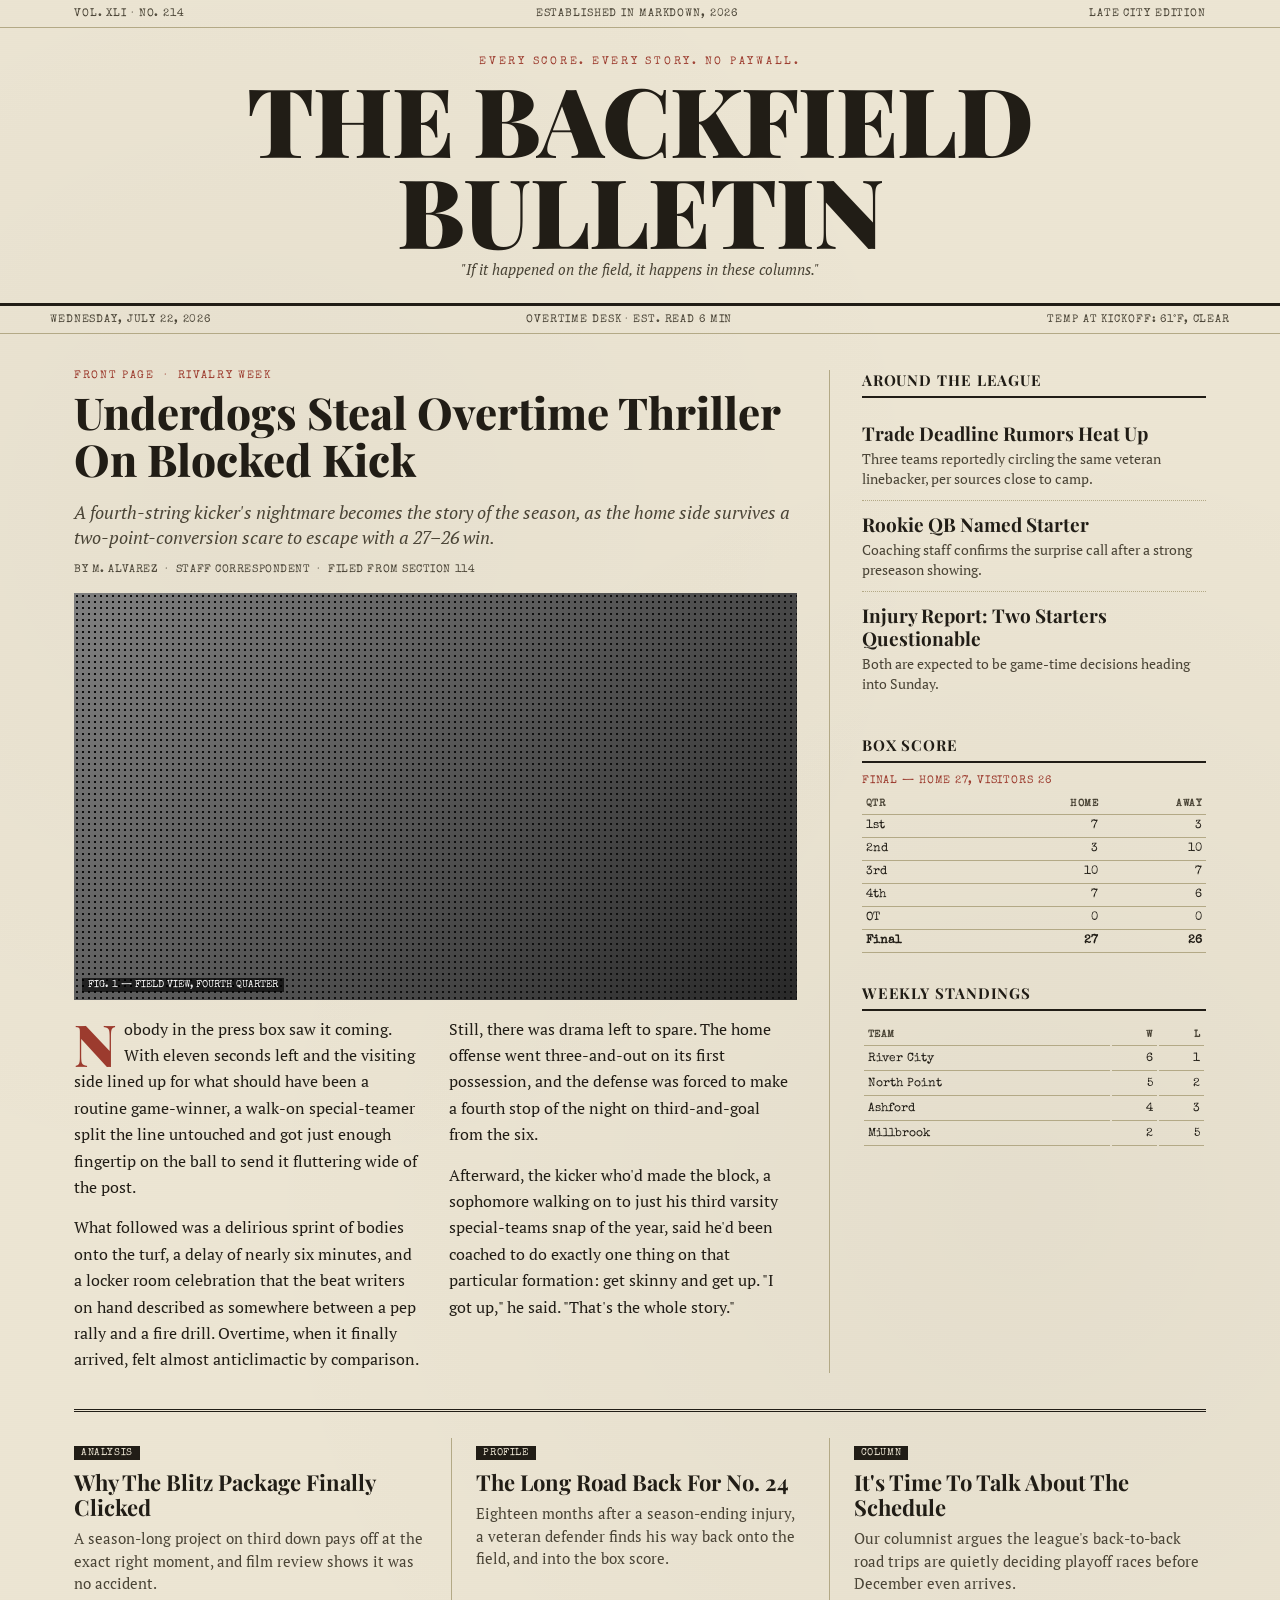
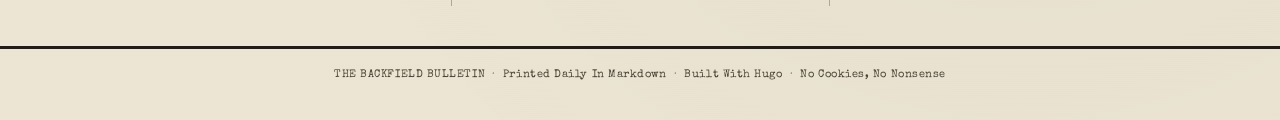
<file: design-reference/homepage-mockup.html>
<!DOCTYPE html>
<html lang="en">
<head>
<meta charset="UTF-8">
<title>THE BACKFIELD BULLETIN</title>
<meta name="viewport" content="width=device-width, initial-scale=1.0">
<link rel="preconnect" href="https://fonts.googleapis.com">
<link href="https://fonts.googleapis.com/css2?family=Playfair+Display:ital,wght@0,600;0,800;0,900;1,600&family=PT+Serif:ital,wght@0,400;0,700;1,400&family=Special+Elite&display=swap" rel="stylesheet">
<style>
  :root{
    --paper: #ece5d3;
    --paper-dark: #e2d9c2;
    --ink: #211d16;
    --ink-soft: #4a4436;
    --rule: #b3a986;
    --stamp-red: #9c3b2e;
    --stamp-red-dim: #b6604f;
  }
  *{box-sizing:border-box;}
  body{
    margin:0;
    background: var(--paper);
    background-image:
      radial-gradient(circle at 20% 30%, rgba(0,0,0,0.025) 0, transparent 45%),
      radial-gradient(circle at 80% 70%, rgba(0,0,0,0.03) 0, transparent 50%),
      repeating-linear-gradient(0deg, rgba(0,0,0,0.012) 0px, transparent 1px, transparent 2px);
    color: var(--ink);
    font-family:'PT Serif', serif;
    -webkit-font-smoothing: antialiased;
  }
  a{color:inherit;text-decoration:none;}
  .wrap{max-width:1180px;margin:0 auto;padding:0 24px;}

  /* ===== TOP UTILITY BAR ===== */
  .topbar{
    border-bottom:1px solid var(--rule);
    font-family:'Special Elite', monospace;
    font-size:11px;
    letter-spacing:0.08em;
    text-transform:uppercase;
    color: var(--ink-soft);
    padding:8px 0;
  }
  .topbar .wrap{display:flex;justify-content:space-between;flex-wrap:wrap;gap:6px;}

  /* ===== MASTHEAD ===== */
  .masthead{ padding:28px 0 10px; text-align:center; }
  .masthead .kicker{
    font-family:'Special Elite', monospace;
    font-size:11px;
    letter-spacing:0.25em;
    text-transform:uppercase;
    color: var(--stamp-red);
  }
  .masthead h1{
    font-family:'Playfair Display', serif;
    font-weight:900;
    font-size:clamp(48px, 8vw, 96px);
    margin:6px 0 4px;
    letter-spacing:-0.01em;
    line-height:0.95;
  }
  .masthead .tagline{
    font-style:italic;
    font-size:15px;
    color:var(--ink-soft);
    margin-bottom:14px;
  }
  .rule-thick{ border:none; border-top:3px solid var(--ink); margin:0; }
  .rule-thin{ border:none; border-top:1px solid var(--rule); margin:0; }
  .masthead-meta{
    display:flex; justify-content:space-between; align-items:center;
    font-family:'Special Elite', monospace;
    font-size:11px; text-transform:uppercase; letter-spacing:0.08em;
    color:var(--ink-soft);
    padding:8px 0;
  }

  /* ===== FRONT PAGE GRID ===== */
  .frontpage{
    display:grid;
    grid-template-columns: 2.1fr 1px 1fr;
    gap:32px;
    padding:36px 0;
  }
  .divider{ background:var(--rule); }

  .eyebrow{
    font-family:'Special Elite', monospace;
    font-size:11px;
    letter-spacing:0.15em;
    text-transform:uppercase;
    color:var(--stamp-red);
    margin-bottom:8px;
  }
  .lead h2{
    font-family:'Playfair Display', serif;
    font-weight:800;
    font-size:44px;
    line-height:1.05;
    margin:0 0 10px;
  }
  .dek{
    font-style:italic;
    font-size:18px;
    color:var(--ink-soft);
    margin-bottom:14px;
    line-height:1.4;
  }
  .byline{
    font-family:'Special Elite', monospace;
    font-size:11px;
    text-transform:uppercase;
    letter-spacing:0.05em;
    color:var(--ink-soft);
    margin-bottom:18px;
  }
  .halftone{
    width:100%;
    aspect-ratio: 16/9;
    background:
      radial-gradient(circle at center, var(--ink) 0.9px, transparent 1px) 0 0/6px 6px,
      linear-gradient(135deg, #8c7f5f, #3a3428);
    filter: grayscale(1) contrast(1.15);
    margin-bottom:16px;
    position:relative;
  }
  .halftone::after{
    content:"FIG. 1 — FIELD VIEW, FOURTH QUARTER";
    position:absolute; bottom:8px; left:8px;
    font-family:'Special Elite', monospace;
    font-size:10px;
    color:#efe9d8;
    background:rgba(0,0,0,0.55);
    padding:2px 6px;
  }
  .lead-body{ column-count:2; column-gap:28px; font-size:16px; line-height:1.65; }
  .lead-body p{ margin:0 0 14px; }
  .drop-cap::first-letter{
    font-family:'Playfair Display', serif;
    font-weight:900;
    font-size:58px;
    float:left;
    line-height:0.8;
    padding:4px 8px 0 0;
    color:var(--stamp-red);
  }

  /* ===== SIDEBAR ===== */
  .side-block{ margin-bottom:30px; }
  .side-block h3{
    font-family:'Playfair Display', serif;
    font-weight:700;
    font-size:15px;
    text-transform:uppercase;
    letter-spacing:0.06em;
    border-bottom:2px solid var(--ink);
    padding-bottom:6px;
    margin:0 0 12px;
  }
  .story-mini{ padding:12px 0; border-bottom:1px dotted var(--rule); }
  .story-mini:last-child{border-bottom:none;}
  .story-mini h4{
    font-family:'Playfair Display', serif;
    font-size:19px;
    font-weight:700;
    margin:0 0 4px;
    line-height:1.2;
  }
  .story-mini p{ font-size:14px; color:var(--ink-soft); margin:0; line-height:1.4; }

  /* BOX SCORE */
  .boxscore{ font-family:'Special Elite', monospace; font-size:12px; }
  .boxscore table{ width:100%; border-collapse:collapse; }
  .boxscore th, .boxscore td{
    text-align:left; padding:5px 4px;
    border-bottom:1px solid var(--rule);
  }
  .boxscore th{ text-transform:uppercase; font-size:10px; letter-spacing:0.05em; color:var(--ink-soft);}
  .boxscore td.num, .boxscore th.num{ text-align:right; }
  .boxscore caption{
    text-align:left; font-family:'Special Elite', monospace;
    font-size:11px; text-transform:uppercase; letter-spacing:0.08em;
    color:var(--stamp-red); margin-bottom:8px; caption-side:top;
  }

  /* ===== SECOND ROW STORIES ===== */
  .below-fold{
    display:grid;
    grid-template-columns:repeat(3, 1fr);
    gap:0;
    border-top:3px double var(--ink);
    padding-top:26px;
    margin-bottom:40px;
  }
  .col-story{ padding:0 24px; border-left:1px solid var(--rule); }
  .col-story:first-child{ border-left:none; padding-left:0; }
  .col-story:last-child{ padding-right:0; }
  .col-story h4{
    font-family:'Playfair Display', serif;
    font-size:22px;
    font-weight:700;
    line-height:1.15;
    margin:0 0 8px;
  }
  .col-story p{ font-size:14.5px; color:var(--ink-soft); line-height:1.55; margin:0 0 10px;}
  .tag{
    display:inline-block;
    font-family:'Special Elite', monospace;
    font-size:10px;
    text-transform:uppercase;
    letter-spacing:0.06em;
    background:var(--ink);
    color:var(--paper);
    padding:2px 7px;
    margin-bottom:10px;
  }

  footer{
    border-top:3px solid var(--ink);
    padding:20px 0 40px;
    font-family:'Special Elite', monospace;
    font-size:11px;
    color:var(--ink-soft);
    text-align:center;
    letter-spacing:0.05em;
  }

  @media (max-width: 860px){
    .frontpage{ grid-template-columns:1fr; }
    .divider{ display:none; }
    .lead-body{ column-count:1; }
    .below-fold{ grid-template-columns:1fr; }
    .col-story{ border-left:none; border-top:1px solid var(--rule); padding:20px 0 0; margin-top:20px;}
    .col-story:first-child{ border-top:none; margin-top:0; padding-top:0; }
  }
</style>
</head>
<body>

  <div class="topbar">
    <div class="wrap">
      <span>Vol. XLI · No. 214</span>
      <span>Established in Markdown, 2026</span>
      <span>Late City Edition</span>
    </div>
  </div>

  <header class="masthead wrap">
    <div class="kicker">Every Score. Every Story. No Paywall.</div>
    <h1>THE BACKFIELD BULLETIN</h1>
    <div class="tagline">"If it happened on the field, it happens in these columns."</div>
  </header>
  <hr class="rule-thick">
  <div class="wrap masthead-meta">
    <span>Wednesday, July 22, 2026</span>
    <span>Overtime Desk · Est. Read 6 Min</span>
    <span>Temp at Kickoff: 61°F, Clear</span>
  </div>
  <hr class="rule-thin">

  <main class="wrap">
    <div class="frontpage">
      <!-- LEAD STORY -->
      <article class="lead">
        <div class="eyebrow">Front Page &nbsp;·&nbsp; Rivalry Week</div>
        <h2>Underdogs Steal Overtime Thriller On Blocked Kick</h2>
        <p class="dek">A fourth-string kicker's nightmare becomes the story of the season, as the home side survives a two-point-conversion scare to escape with a 27–26 win.</p>
        <p class="byline">By M. Alvarez &nbsp;·&nbsp; Staff Correspondent &nbsp;·&nbsp; Filed From Section 114</p>
        <div class="halftone"></div>
        <div class="lead-body drop-cap">
          <p>Nobody in the press box saw it coming. With eleven seconds left and the visiting side lined up for what should have been a routine game-winner, a walk-on special-teamer split the line untouched and got just enough fingertip on the ball to send it fluttering wide of the post.</p>
          <p>What followed was a delirious sprint of bodies onto the turf, a delay of nearly six minutes, and a locker room celebration that the beat writers on hand described as somewhere between a pep rally and a fire drill. Overtime, when it finally arrived, felt almost anticlimactic by comparison.</p>
          <p>Still, there was drama left to spare. The home offense went three-and-out on its first possession, and the defense was forced to make a fourth stop of the night on third-and-goal from the six.</p>
          <p>Afterward, the kicker who'd made the block, a sophomore walking on to just his third varsity special-teams snap of the year, said he'd been coached to do exactly one thing on that particular formation: get skinny and get up. "I got up," he said. "That's the whole story."</p>
        </div>
      </article>

      <div class="divider"></div>

      <!-- SIDEBAR -->
      <aside>
        <div class="side-block">
          <h3>Around The League</h3>
          <div class="story-mini">
            <h4>Trade Deadline Rumors Heat Up</h4>
            <p>Three teams reportedly circling the same veteran linebacker, per sources close to camp.</p>
          </div>
          <div class="story-mini">
            <h4>Rookie QB Named Starter</h4>
            <p>Coaching staff confirms the surprise call after a strong preseason showing.</p>
          </div>
          <div class="story-mini">
            <h4>Injury Report: Two Starters Questionable</h4>
            <p>Both are expected to be game-time decisions heading into Sunday.</p>
          </div>
        </div>

        <div class="side-block boxscore">
          <h3>Box Score</h3>
          <table>
            <caption>Final — Home 27, Visitors 26</caption>
            <thead>
              <tr><th>Qtr</th><th class="num">Home</th><th class="num">Away</th></tr>
            </thead>
            <tbody>
              <tr><td>1st</td><td class="num">7</td><td class="num">3</td></tr>
              <tr><td>2nd</td><td class="num">3</td><td class="num">10</td></tr>
              <tr><td>3rd</td><td class="num">10</td><td class="num">7</td></tr>
              <tr><td>4th</td><td class="num">7</td><td class="num">6</td></tr>
              <tr><td>OT</td><td class="num">0</td><td class="num">0</td></tr>
              <tr><td><strong>Final</strong></td><td class="num"><strong>27</strong></td><td class="num"><strong>26</strong></td></tr>
            </tbody>
          </table>
        </div>

        <div class="side-block">
          <h3>Weekly Standings</h3>
          <table class="boxscore" style="width:100%;">
            <thead><tr><th>Team</th><th class="num">W</th><th class="num">L</th></tr></thead>
            <tbody>
              <tr><td>River City</td><td class="num">6</td><td class="num">1</td></tr>
              <tr><td>North Point</td><td class="num">5</td><td class="num">2</td></tr>
              <tr><td>Ashford</td><td class="num">4</td><td class="num">3</td></tr>
              <tr><td>Millbrook</td><td class="num">2</td><td class="num">5</td></tr>
            </tbody>
          </table>
        </div>
      </aside>
    </div>

    <!-- BELOW THE FOLD -->
    <section class="below-fold">
      <div class="col-story">
        <span class="tag">Analysis</span>
        <h4>Why The Blitz Package Finally Clicked</h4>
        <p>A season-long project on third down pays off at the exact right moment, and film review shows it was no accident.</p>
      </div>
      <div class="col-story">
        <span class="tag">Profile</span>
        <h4>The Long Road Back For No. 24</h4>
        <p>Eighteen months after a season-ending injury, a veteran defender finds his way back onto the field, and into the box score.</p>
      </div>
      <div class="col-story">
        <span class="tag">Column</span>
        <h4>It's Time To Talk About The Schedule</h4>
        <p>Our columnist argues the league's back-to-back road trips are quietly deciding playoff races before December even arrives.</p>
      </div>
    </section>
  </main>

  <footer>
    THE BACKFIELD BULLETIN &nbsp;·&nbsp; Printed Daily In Markdown &nbsp;·&nbsp; Built With Hugo &nbsp;·&nbsp; No Cookies, No Nonsense
  </footer>

</body>
</html>
</file>
